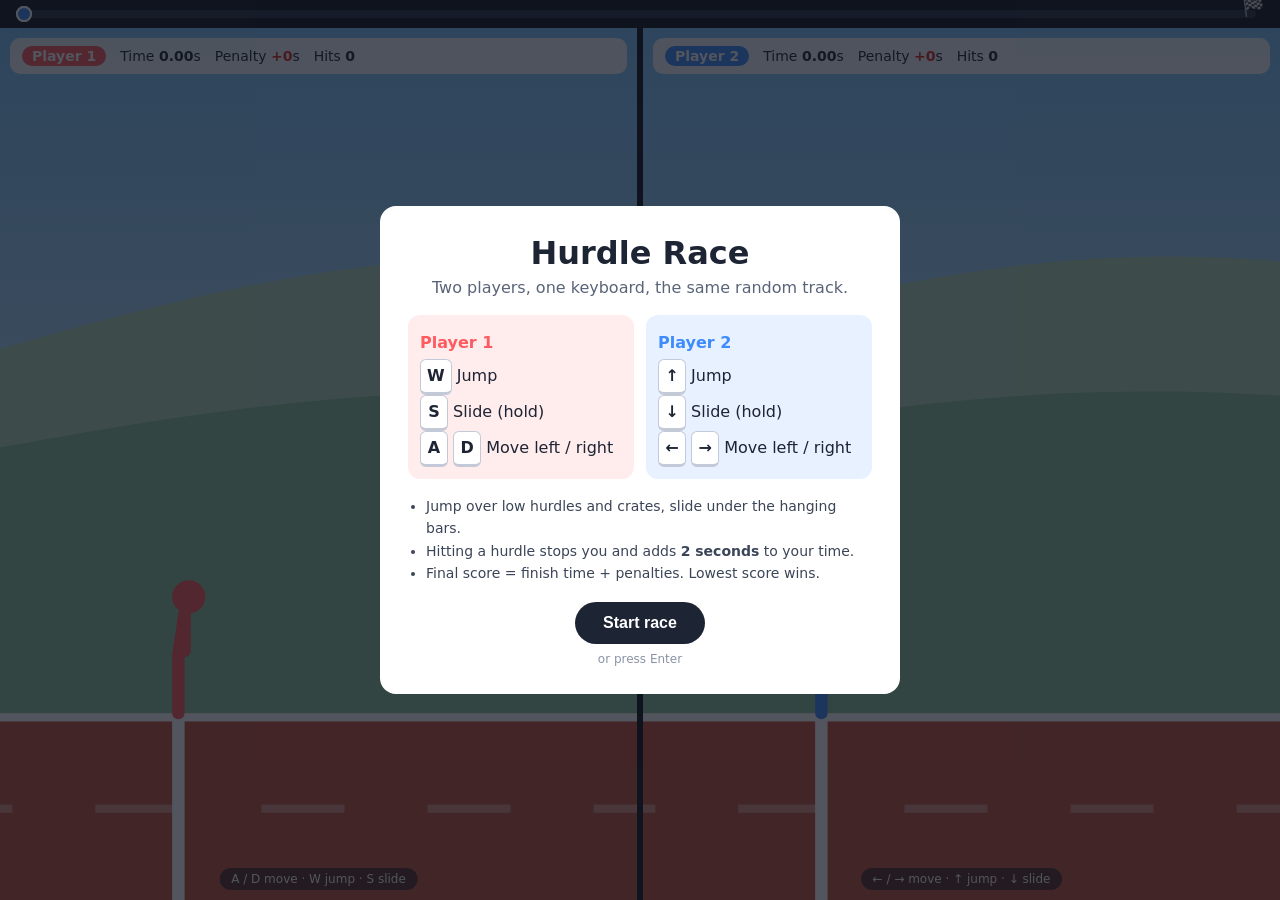
<file: race-with-friends/index.html>
<!DOCTYPE html>
<html lang="en">
<head>
  <meta charset="UTF-8" />
  <meta name="viewport" content="width=device-width, initial-scale=1.0" />
  <title>Hurdle Race</title>
  <link rel="stylesheet" href="style.css" />
</head>
<body>
  <div class="progress">
    <div class="progress-track">
      <div class="progress-dot p1" id="dot1"></div>
      <div class="progress-dot p2" id="dot2"></div>
      <div class="progress-flag">🏁</div>
    </div>
  </div>

  <main class="arena">
    <section class="pane p1">
      <canvas id="canvas1"></canvas>
      <div class="hud">
        <span class="name">Player 1</span>
        <span>Time <b id="time1">0.00</b>s</span>
        <span class="penalty">Penalty <b id="pen1">+0</b>s</span>
        <span>Hits <b id="hits1">0</b></span>
      </div>
      <div class="keys">A / D move · W jump · S slide</div>
      <div class="banner" id="banner1" hidden></div>
    </section>

    <section class="pane p2">
      <canvas id="canvas2"></canvas>
      <div class="hud">
        <span class="name">Player 2</span>
        <span>Time <b id="time2">0.00</b>s</span>
        <span class="penalty">Penalty <b id="pen2">+0</b>s</span>
        <span>Hits <b id="hits2">0</b></span>
      </div>
      <div class="keys">← / → move · ↑ jump · ↓ slide</div>
      <div class="banner" id="banner2" hidden></div>
    </section>
  </main>

  <div class="countdown" id="countdown" hidden></div>

  <div class="overlay" id="menu">
    <div class="card">
      <h1>Hurdle Race</h1>
      <p class="lead">Two players, one keyboard, the same random track.</p>
      <div class="controls">
        <div class="control-col p1">
          <h2>Player 1</h2>
          <p><kbd>W</kbd> Jump</p>
          <p><kbd>S</kbd> Slide (hold)</p>
          <p><kbd>A</kbd> <kbd>D</kbd> Move left / right</p>
        </div>
        <div class="control-col p2">
          <h2>Player 2</h2>
          <p><kbd>↑</kbd> Jump</p>
          <p><kbd>↓</kbd> Slide (hold)</p>
          <p><kbd>←</kbd> <kbd>→</kbd> Move left / right</p>
        </div>
      </div>
      <ul class="rules">
        <li>Jump over low hurdles and crates, slide under the hanging bars.</li>
        <li>Hitting a hurdle stops you and adds <b>2 seconds</b> to your time.</li>
        <li>Final score = finish time + penalties. Lowest score wins.</li>
      </ul>
      <button id="startBtn">Start race</button>
      <p class="hint">or press Enter</p>
    </div>
  </div>

  <div class="overlay" id="results" hidden>
    <div class="card">
      <h1 id="winnerText"></h1>
      <p class="lead" id="winnerSub"></p>
      <table>
        <thead>
          <tr><th></th><th class="p1">Player 1</th><th class="p2">Player 2</th></tr>
        </thead>
        <tbody>
          <tr><td>Finish time</td><td id="rTime1"></td><td id="rTime2"></td></tr>
          <tr><td>Hurdles hit</td><td id="rHits1"></td><td id="rHits2"></td></tr>
          <tr><td>Penalty</td><td id="rPen1"></td><td id="rPen2"></td></tr>
          <tr class="total"><td>Final score</td><td id="rFinal1"></td><td id="rFinal2"></td></tr>
        </tbody>
      </table>
      <button id="againBtn">Race again (new track)</button>
      <p class="hint">or press Enter</p>
    </div>
  </div>

  <script src="game.js"></script>
</body>
</html>
</file>
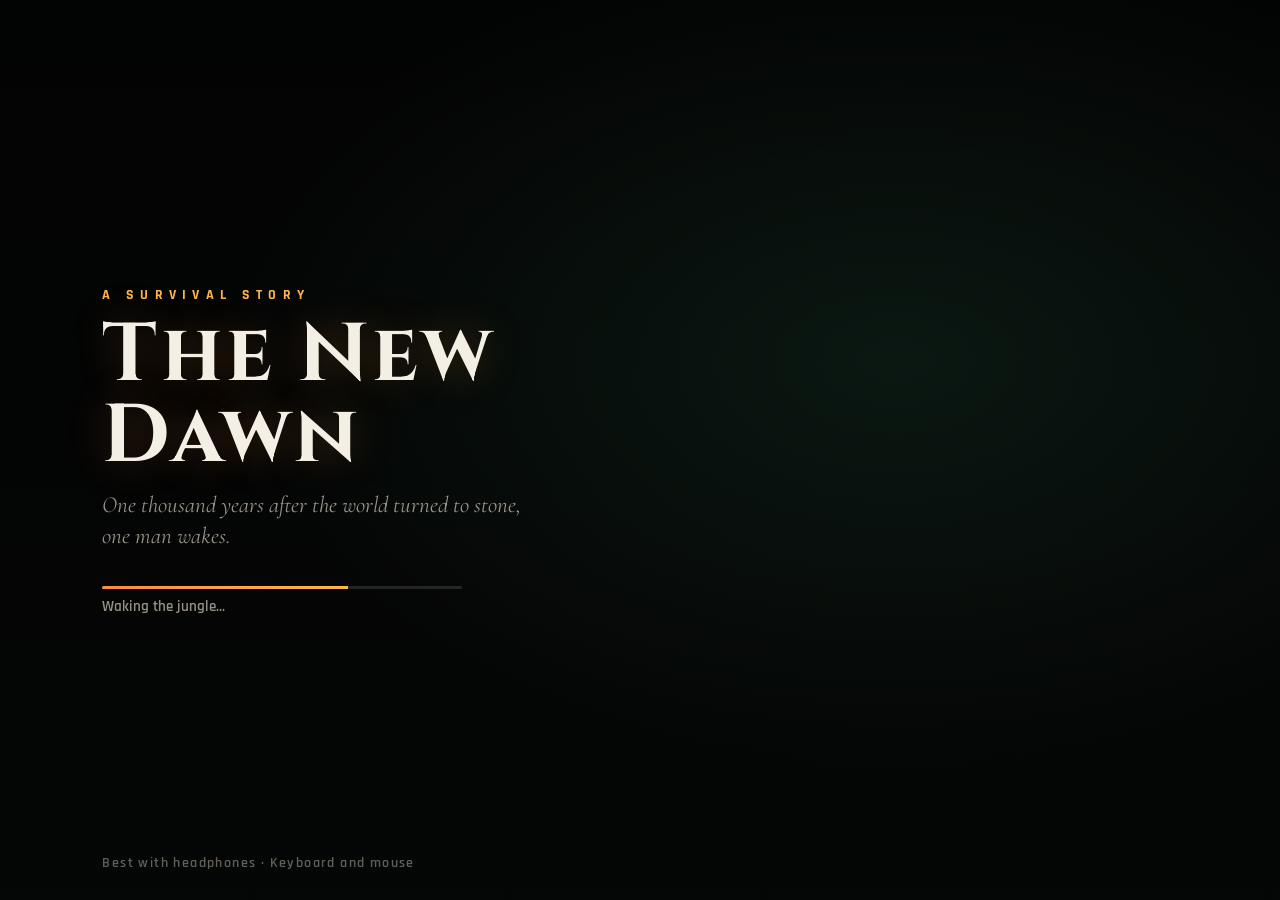
<file: The-New-Dawn/index.html>
<!DOCTYPE html>
<html lang="en">
<head>
  <meta charset="UTF-8" />
  <meta name="viewport" content="width=device-width, initial-scale=1.0" />
  <title>The New Dawn</title>
  <link rel="preconnect" href="https://fonts.googleapis.com" />
  <link rel="stylesheet" href="https://fonts.googleapis.com/css2?family=Caveat:wght@500;700&family=Cinzel:wght@500;700&family=Rajdhani:wght@500;600;700&family=Cormorant+Garamond:ital,wght@0,500;1,500&display=swap" />
  <link rel="stylesheet" href="style.css" />
</head>
<body>
  <canvas id="scene"></canvas>

  <!-- what the hero sees: the edges dark, eyelids, the red of a blow, a fade to black -->
  <div class="fx">
    <div class="vignette" id="vignette"></div>
    <div class="lid top" id="lid-top"></div>
    <div class="lid bottom" id="lid-bottom"></div>
    <div class="night-grade" id="night-grade"></div>
    <div class="hurt" id="hurt"></div>
    <div class="fade" id="fade"></div>
  </div>

  <!-- ===== HUD ===== -->
  <div class="hud" id="hud" hidden>
    <!-- top left: the chapter and what to do now -->
    <section class="card objective" id="objective">
      <small class="chapter">Chapter 1 &middot; <span>The Long Night</span></small>
      <h2 id="objective-title"></h2>
      <ul id="objective-list"></ul>
      <p class="hint" id="objective-hint"></p>
      <p class="obj-book" id="objective-book" hidden><kbd>B</kbd> Read in your field notes: <span id="objective-book-text"></span></p>
      <div class="tracker" id="tracker" hidden><span id="tracker-text"></span><i><b id="tracker-bar"></b></i></div>
    </section>

    <!-- top right: time of day, and what was found -->
    <div class="card compass" id="compass" hidden><span id="compass-strip"></span><i></i></div>
    <div class="card clock" id="clock-card">
      <i class="sun-icon" id="sun-icon"></i>
      <b id="clock">07:30</b>
      <span class="sep"></span>
      <span class="found" title="Petrified people found"><i class="statue-icon"></i><b id="found">0</b><em>/26</em></span>
    </div>

    <!-- bottom left: the map and the body -->
    <div class="survival">
      <div class="minimap-frame">
        <canvas id="minimap" width="200" height="200"></canvas>
        <span class="north">N</span>
      </div>
      <div class="vitals">
        <div class="vital health" title="Health"><i class="v-icon"></i><div><b id="health-bar"></b></div></div>
        <div class="vital stamina" title="Stamina"><i class="v-icon"></i><div><b id="stamina-bar"></b></div></div>
        <div class="vital hunger" title="Hunger"><i class="v-icon"></i><div><b id="hunger-bar"></b></div></div>
        <div class="vital thirst" title="Thirst"><i class="v-icon"></i><div><b id="thirst-bar"></b></div></div>
      </div>
    </div>

    <!-- bottom centre: in hand, and what can be done here -->
    <div class="hotbar" id="hotbar"></div>
    <div class="prompt" id="prompt" hidden><kbd id="prompt-key">E</kbd><span id="prompt-text"></span></div>
    <div class="action-bar" id="action-bar" hidden><span id="action-name"></span><div><i id="action-fill"></i></div></div>
    <div class="drill" id="drill" hidden><span class="drill-keys"><kbd id="drill-a">A</kbd><kbd id="drill-d">D</kbd><kbd id="drill-e">E</kbd></span><span id="drill-note"></span><small>W or S gives up</small></div>

    <!-- bottom right: keys -->
    <div class="keys" id="keys">
      <span><kbd>E</kbd> use</span><span><kbd>Q</kbd> eat</span><span><kbd>Tab</kbd> kit &amp; craft</span><span class="book-key"><kbd>B</kbd> field notes<em id="book-new" hidden>0</em></span><span><kbd>M</kbd> map</span><span><kbd>Esc</kbd> pause</span>
    </div>

    <div class="crosshair" id="crosshair" hidden><i></i><b id="draw-ring"></b></div>
    <div class="toasts" id="toasts"></div>
    <div class="saved" id="saved" hidden><i></i>Checkpoint saved</div>
    <div class="resume-hint" id="resume-hint" hidden>Click to look around</div>
    <div class="waypoint" id="waypoint" hidden><i class="wp-mark"></i><span class="wp-text"><b id="wp-label"></b><em id="wp-dist"></em></span></div>
    <div class="zone-banner" id="zone-banner" hidden><small id="zone-tag"></small><b id="zone-name"></b></div>
    <div class="tutorial" id="tutorial" hidden></div>
  </div>

  <!-- the hero's thoughts, and lines in the story -->
  <div class="subtitle" id="subtitle" hidden></div>
  <div class="letterbox" id="letterbox" hidden><span class="skip" id="skip-hint">Hold <kbd>Space</kbd> to skip</span><i class="skip-fill" id="skip-fill"></i></div>
  <div class="caption" id="caption" hidden></div>
  <div class="prologue" id="prologue" hidden></div>
  <div class="dawn-title" id="dawn-title" hidden><small>Chapter 1 &middot; The Long Night</small><b>The New Dawn</b></div>

  <!-- ===== Title ===== -->
  <div class="title-screen" id="title">
    <div class="title-art"></div>
    <div class="title-block">
      <small class="eyebrow">A survival story</small>
      <h1>The New Dawn</h1>
      <p class="tagline">One thousand years after the world turned to stone, one man wakes.</p>
      <div class="loading" id="loading">
        <div class="load-bar"><i id="load-fill"></i></div>
        <span id="load-text">Preparing the world&hellip;</span>
      </div>
      <nav class="menu" id="menu" hidden>
        <button id="btn-continue" hidden>Continue <small id="continue-detail"></small></button>
        <button id="btn-new">New game <small>Chapter 1: The Long Night</small></button>
        <button id="btn-settings">Settings</button>
        <button id="btn-credits">Credits</button>
      </nav>
      <p class="menu-note" id="menu-note" hidden></p>
      <div class="menu-confirm" id="new-confirm" hidden>
        <p>Start a new game? Your saved game (<b id="new-confirm-save"></b>) will be replaced.</p>
        <nav class="menu small"><button id="btn-new-no" class="primary">Keep my save</button><button id="btn-new-yes">Start over</button></nav>
      </div>
    </div>
    <p class="title-foot">Best with headphones &middot; Keyboard and mouse</p>
  </div>

  <!-- ===== Kit and crafting ===== -->
  <div class="panel-wrap" id="kit" hidden>
    <div class="panel kit-panel">
      <header><h2>Kit</h2><span><kbd>Tab</kbd> or <kbd>Esc</kbd> closes</span></header>
      <div class="kit-columns">
        <section>
          <h3>Carrying</h3>
          <div class="items" id="kit-items"></div>
          <p class="kit-note" id="kit-note">Click food to eat it.</p>
          <div class="where-list" id="kit-where" hidden></div>
        </section>
        <section>
          <h3 id="kit-make-title">Make</h3>
          <div class="kit-tabs" id="kit-tabs" hidden></div>
          <div class="recipes" id="kit-recipes"></div>
          <div class="recipes" id="kit-build" hidden></div>
          <div class="recipes" id="kit-fire" hidden></div>
        </section>
      </div>
    </div>
  </div>

  <!-- ===== Field notes ===== -->
  <div class="panel-wrap book" id="book" hidden>
    <div class="book-frame">
      <nav class="book-contents" id="book-contents"></nav>
      <div class="book-spread" id="book-spread">
        <section class="leaf left" id="book-left"></section>
        <section class="leaf right" id="book-right"></section>
      </div>
      <footer class="book-foot">
        <button id="book-prev" aria-label="Previous page">&larr;</button>
        <span id="book-pageno"></span>
        <button id="book-next" aria-label="Next page">&rarr;</button>
        <span class="book-keys"><kbd>&larr;</kbd><kbd>&rarr;</kbd> turn &middot; <kbd>B</kbd> or <kbd>Esc</kbd> closes</span>
      </footer>
    </div>
  </div>

  <!-- ===== Map ===== -->
  <div class="panel-wrap" id="map-screen" hidden>
    <div class="panel map-panel">
      <header><h2>The Valley</h2><span><kbd>M</kbd> or <kbd>Esc</kbd> closes</span></header>
      <canvas id="bigmap" width="720" height="720"></canvas>
      <p class="map-note">Only what you have seen is drawn. The marker shows where you are headed.</p>
    </div>
  </div>

  <!-- ===== Pause and settings ===== -->
  <div class="panel-wrap" id="pause" hidden>
    <div class="panel pause-panel">
      <header><h2 id="pause-title">Paused</h2><span><kbd>Esc</kbd> resumes</span></header>
      <div class="pause-columns">
        <nav class="menu small" id="pause-menu">
          <button id="btn-resume">Resume</button>
          <button id="btn-checkpoint">Back to last checkpoint</button>
          <button id="btn-title">Quit to title</button>
        </nav>
        <div class="settings" id="settings">
          <h3>Settings</h3>
          <label>Graphics
            <select data-setting="quality"><option value="high">High</option><option value="medium">Medium</option><option value="low">Low</option></select>
          </label>
          <label>Frame rate
            <select data-setting="fps"><option value="60">60 (smooth)</option><option value="30">30 (battery saver)</option><option value="0">No limit</option></select>
          </label>
          <label>Keep the computer cool <input type="checkbox" data-setting="adaptive" /><output></output></label>
          <p class="setting-note">Keeping cool eases the resolution down a little only when the graphics card is working hard, and back up when it is not. Add <i>?perf</i> to the address to see the frame rate.</p>
          <label>Mouse sensitivity <input type="range" min="0.3" max="2.5" step="0.05" data-setting="sensitivity" /><output></output></label>
          <label>Invert mouse <input type="checkbox" data-setting="invertY" /></label>
          <label>Show the way to the next goal <input type="checkbox" data-setting="waypoint" /></label>
          <label>Field of view <input type="range" min="50" max="80" step="1" data-setting="fov" /><output></output></label>
          <label>Sound <input type="range" min="0" max="1" step="0.05" data-setting="volume" /><output></output></label>
          <label>Music <input type="range" min="0" max="1" step="0.05" data-setting="music" /><output></output></label>
          <h3>Controls</h3>
          <div class="controls">
            <p><kbd>W</kbd><kbd>A</kbd><kbd>S</kbd><kbd>D</kbd> walk &middot; <kbd>Shift</kbd> run &middot; <kbd>Space</kbd> jump</p>
            <p>Mouse to look &middot; <kbd>E</kbd> pick up, use, examine, drink, build</p>
            <p><kbd>Q</kbd> eat &middot; <kbd>Tab</kbd> kit and crafting &middot; <kbd>B</kbd> field notes &middot; <kbd>M</kbd> map</p>
            <p><kbd>1</kbd> hands &middot; <kbd>2</kbd> flint blade &middot; <kbd>3</kbd> bow</p>
            <p>Bow: hold the right button to aim, hold the left to draw, let go to loose</p>
          </div>
        </div>
      </div>
    </div>
  </div>

  <!-- ===== Credits ===== -->
  <div class="panel-wrap" id="credits" hidden>
    <div class="panel credits-panel">
      <header><h2>Credits</h2><span><kbd>Esc</kbd> closes</span></header>
      <p>3D models from Sketchfab, all CC BY 4.0: <i>Running Tiger</i> by Amil (francescolima74) &middot; <i>Bear</i> by Nyilonelycompany &middot; <i>Stone Pack</i> by ashkan.fancy &middot; <i>Realistic Beech Fern Plant</i> by 3D Environment Artist Shop &middot; <i>Some Foliage</i> by soidev &middot; <i>Banana Plant</i> and <i>Coconut Palm</i> by evolveduk &middot; <i>Jungle Tree</i> by kobaltsecond &middot; <i>Tropical Plant</i> by alint &middot; <i>Mango</i> and <i>Banana</i> by Meerschaum Digital &middot; <i>Firewood_HP</i> by ta.holovan.</p>
      <p>The wolf: <i>Wolf</i> by Quaternius (CC0, public domain), via poly.pizza.</p>
      <p>People: the Microsoft Rocketbox avatar library (MIT). The hero: the Ready Player Me sample avatar from the three.js examples, moving with Mixamo motion capture.</p>
      <p>Surfaces: photo textures from Poly Haven (CC0): <i>forrest_ground_01, forest_leaves_02, dirt_floor, rock_face_03, rock_wall_02, river_small_rocks, brown_mud_02, rock_surface, mossy_rock, bark_brown_02</i>.</p>
      <p>Revonite does not exist. Bat guano, nitre and the cave minerals it forms (brushite, taranakite) do.</p>
    </div>
  </div>

  <!-- ===== Endings ===== -->
  <div class="death" id="death" hidden>
    <b>You did not survive</b>
    <span id="death-cause"></span>
    <button id="btn-retry">Return to the last checkpoint <kbd>Enter</kbd></button>
  </div>
  <div class="complete" id="complete" hidden>
    <small id="complete-small">Chapter 1 complete</small>
    <h1 id="complete-title">The Long Night</h1>
    <p class="complete-line" id="complete-line">He survived his first night in a world of stone. The sun rises on a new dawn.</p>
    <dl class="stats" id="stats"></dl>
    <p class="next" id="complete-next">Next: Chapter 2 &middot; <i>The Second Waking</i></p>
    <p class="complete-saved" id="complete-saved" hidden>Your game is saved. When Chapter 3 arrives, <b>Continue</b> on the title screen picks up from here.</p>
    <nav class="menu small"><button id="btn-ch2" class="primary">Continue to Chapter 2</button><button id="btn-again">Back to title</button></nav>
  </div>

  <script>
    // Loads the game's scripts one after another (they are large, with the models and photos
    // inside them), showing how far it has got. Run straight from disk: no server needed.
    (function () {
      var scripts = [
        ['lib/three.min.js', 'Starting the engine'],
        ['lib/GLTFLoader.js', 'Starting the engine'],
        ['lib/SkeletonUtils.js', 'Starting the engine'],
        ['assets/dawn-textures.js', 'Unpacking stone, earth and bark'],
        ['assets/dawn-models.js', 'Unpacking the jungle'],
        ['assets/wolf-model.js', 'Unpacking the jungle'],
        ['assets/hero-model.js', 'Unpacking the survivor'],
        ['assets/hero-animations.js', 'Unpacking the survivor'],
        ['assets/npc-models.js', 'Unpacking the people of stone'],
        ['js/util.js'], ['js/shaders.js'], ['js/engine.js'], ['js/audio.js'], ['js/terrain.js'], ['js/cave.js'],
        ['js/models.js'], ['js/flora.js'], ['js/statues.js'], ['js/hero.js'], ['js/items.js'], ['js/combat.js'],
        ['js/shelter.js'], ['js/camp.js'], ['js/lab.js'], ['js/guide.js'], ['js/people.js'], ['js/east.js'], ['js/chapter2.js'], ['js/chapter3.js'], ['js/ui.js'], ['js/book.js'], ['js/story.js'], ['js/main.js'],
      ];
      var fill = document.getElementById('load-fill');
      var text = document.getElementById('load-text');
      var i = 0;
      function next() {
        if (i >= scripts.length) return;
        var entry = scripts[i];
        if (entry[1]) text.textContent = entry[1] + '…';
        fill.style.width = (i / scripts.length) * 45 + '%';
        var tag = document.createElement('script');
        tag.src = entry[0];
        tag.onload = function () { i++; next(); };
        tag.onerror = function () {
          text.textContent = 'Could not load ' + entry[0];
          console.error('Could not load ' + entry[0]);
        };
        document.body.appendChild(tag);
      }
      next();
    })();
  </script>
</body>
</html>
</file>
<file: race-with-friends/style.css>
* {
  box-sizing: border-box;
  margin: 0;
  padding: 0;
}

:root {
  --p1: #ff5a5f;
  --p2: #3d8bfd;
  --ink: #1d2433;
  --card: #ffffff;
}

html,
body {
  height: 100%;
  overflow: hidden;
  font-family: system-ui, -apple-system, "Segoe UI", Roboto, sans-serif;
  color: var(--ink);
  background: #10141f;
}

body {
  display: flex;
  flex-direction: column;
}

/* ---------- Progress bar ---------- */

.progress {
  padding: 10px 24px;
  background: #10141f;
}

.progress-track {
  position: relative;
  height: 8px;
  border-radius: 4px;
  background: #2a3145;
}

.progress-dot {
  position: absolute;
  top: 50%;
  left: 0;
  width: 16px;
  height: 16px;
  border-radius: 50%;
  border: 2px solid #fff;
  transform: translate(-50%, -50%);
}

.progress-dot.p1 {
  background: var(--p1);
}

.progress-dot.p2 {
  background: var(--p2);
}

.progress-flag {
  position: absolute;
  right: -8px;
  top: -14px;
  font-size: 18px;
}

/* ---------- Split screen ---------- */

.arena {
  flex: 1;
  display: flex;
  min-height: 0;
}

.pane {
  position: relative;
  flex: 1;
  min-width: 0;
  overflow: hidden;
}

.pane.p1 {
  border-right: 3px solid #10141f;
}

.pane.p2 {
  border-left: 3px solid #10141f;
}

.pane canvas {
  display: block;
  width: 100%;
  height: 100%;
}

.hud {
  position: absolute;
  top: 10px;
  left: 10px;
  right: 10px;
  display: flex;
  flex-wrap: wrap;
  gap: 6px 14px;
  align-items: center;
  padding: 8px 12px;
  border-radius: 10px;
  background: rgba(255, 255, 255, 0.88);
  font-size: 14px;
  font-variant-numeric: tabular-nums;
}

.hud .name {
  font-weight: 700;
  color: #fff;
  padding: 2px 10px;
  border-radius: 999px;
}

.p1 .hud .name {
  background: var(--p1);
}

.p2 .hud .name {
  background: var(--p2);
}

.hud .penalty b {
  color: #d92d20;
}

.keys {
  position: absolute;
  bottom: 10px;
  left: 50%;
  transform: translateX(-50%);
  padding: 4px 12px;
  border-radius: 999px;
  background: rgba(16, 20, 31, 0.6);
  color: #fff;
  font-size: 12px;
  white-space: nowrap;
}

.banner {
  position: absolute;
  top: 38%;
  left: 50%;
  transform: translate(-50%, -50%);
  padding: 12px 22px;
  border-radius: 12px;
  background: rgba(16, 20, 31, 0.8);
  color: #fff;
  font-size: 20px;
  font-weight: 700;
  text-align: center;
}

[hidden] {
  display: none !important;
}

/* ---------- Countdown ---------- */

.countdown {
  position: fixed;
  inset: 0;
  display: flex;
  align-items: center;
  justify-content: center;
  font-size: 140px;
  font-weight: 800;
  color: #fff;
  text-shadow: 0 6px 24px rgba(0, 0, 0, 0.5);
  pointer-events: none;
}

/* ---------- Overlays ---------- */

.overlay {
  position: fixed;
  inset: 0;
  display: flex;
  align-items: center;
  justify-content: center;
  padding: 16px;
  background: rgba(16, 20, 31, 0.72);
}

.card {
  width: 100%;
  max-width: 520px;
  padding: 28px;
  border-radius: 16px;
  background: var(--card);
  text-align: center;
}

.card h1 {
  font-size: 32px;
  margin-bottom: 6px;
}

.lead {
  color: #5a6478;
  margin-bottom: 18px;
}

.controls {
  display: flex;
  gap: 12px;
  margin-bottom: 16px;
}

.control-col {
  flex: 1;
  padding: 12px;
  border-radius: 12px;
  text-align: left;
  line-height: 2;
}

.control-col.p1 {
  background: #ffecec;
}

.control-col.p2 {
  background: #e8f1ff;
}

.control-col h2 {
  font-size: 16px;
}

.control-col.p1 h2 {
  color: var(--p1);
}

.control-col.p2 h2 {
  color: var(--p2);
}

kbd {
  display: inline-block;
  min-width: 28px;
  padding: 0 6px;
  border: 1px solid #c3c9d6;
  border-bottom-width: 3px;
  border-radius: 6px;
  background: #fff;
  font-family: inherit;
  font-weight: 700;
  text-align: center;
}

.rules {
  margin: 0 0 18px 18px;
  text-align: left;
  font-size: 14px;
  line-height: 1.6;
  color: #3b4558;
}

table {
  width: 100%;
  margin-bottom: 18px;
  border-collapse: collapse;
  font-variant-numeric: tabular-nums;
}

th,
td {
  padding: 8px;
  border-bottom: 1px solid #e6e9f0;
}

td:first-child {
  text-align: left;
  color: #5a6478;
}

th.p1 {
  color: var(--p1);
}

th.p2 {
  color: var(--p2);
}

tr.total td {
  font-size: 18px;
  font-weight: 800;
  border-bottom: none;
}

button {
  padding: 12px 28px;
  border: none;
  border-radius: 999px;
  background: var(--ink);
  color: #fff;
  font-size: 16px;
  font-weight: 700;
  cursor: pointer;
}

button:hover {
  background: #33405c;
}

.hint {
  margin-top: 8px;
  font-size: 12px;
  color: #8a93a6;
}
</file>
<file: The-New-Dawn/style.css>
* {
  box-sizing: border-box;
  margin: 0;
  padding: 0;
}

/* Dusk-glass: dark translucent panels with a hairline edge (as in Car Drive), warm white
   type, dawn amber for what matters now, and the green of Revonite for the strange. The HUD
   keeps to the corners so the world has the screen. */
:root {
  --glass: rgba(12, 13, 11, 0.62);
  --glass-deep: rgba(10, 11, 9, 0.86);
  --edge: rgba(255, 244, 220, 0.14);
  --text: #f4efe4;
  --muted: rgba(240, 232, 214, 0.62);
  --amber: #ffb547;
  --dawn: #ff8a3d;
  --revonite: #63ffb4;
  --health: #e5484d;
  --stamina: #f2d16b;
  --hunger: #e8964a;
  --thirst: #4fb3ff;
  --hud-font: "Rajdhani", "Barlow Condensed", "Arial Narrow", system-ui, sans-serif;
  --title-font: "Cinzel", "Trajan Pro", Georgia, serif;
  --story-font: "Cormorant Garamond", Georgia, serif;
}

html,
body {
  height: 100%;
  overflow: hidden;
  background: #050506;
  font-family: var(--hud-font);
  color: var(--text);
  user-select: none;
}

#scene {
  display: block;
  width: 100%;
  height: 100%;
}

[hidden] {
  display: none !important;
}

kbd {
  display: inline-block;
  min-width: 20px;
  padding: 0 5px;
  border: 1px solid rgba(255, 244, 220, 0.45);
  border-bottom-width: 2px;
  border-radius: 5px;
  font-family: var(--hud-font);
  font-size: 0.92em;
  font-weight: 700;
  line-height: 1.45;
  text-align: center;
  color: var(--text);
}

button {
  font: inherit;
  color: inherit;
}

/* ---------- What the hero sees ---------- */

.fx > div {
  position: fixed;
  inset: 0;
  pointer-events: none;
}

.vignette {
  background: radial-gradient(ellipse at center, transparent 45%, rgba(0, 0, 0, 0.55) 100%);
  opacity: 0.55;
  transition: opacity 0.6s;
}

.lid {
  background: #000;
  height: 50%;
  transition: none;
}

.lid.top {
  bottom: auto !important;
  transform: translateY(-100%);
  border-radius: 0 0 50% 50% / 0 0 18% 18%;
}

.lid.bottom {
  top: auto !important;
  transform: translateY(100%);
  border-radius: 50% 50% 0 0 / 18% 18% 0 0;
}

.night-grade {
  background: #22346a;
  mix-blend-mode: multiply;
  opacity: 0;
}

.hurt {
  background: radial-gradient(ellipse at center, transparent 35%, rgba(150, 0, 0, 0.75) 100%);
  opacity: 0;
}

.fade {
  background: #000;
  opacity: 1;
}

/* ---------- HUD ---------- */

.card {
  position: fixed;
  border: 1px solid var(--edge);
  border-radius: 12px;
  background: var(--glass);
  box-shadow: 0 6px 22px rgba(0, 0, 0, 0.3);
  font-variant-numeric: tabular-nums;
}

.hud {
  transition: opacity 0.6s;
}

.hud.faded {
  opacity: 0;
}

/* top left: the objective */
.objective {
  top: 16px;
  left: 16px;
  width: 330px;
  padding: 12px 16px 13px;
}

.objective .tracker {
  display: grid;
  gap: 5px;
  margin-top: 10px;
  padding-top: 9px;
  border-top: 1px solid var(--edge);
  font-size: 13px;
  font-weight: 600;
  color: var(--muted);
}

.objective .tracker span b {
  color: #8fe0b4;
}

.objective .tracker i {
  display: block;
  height: 4px;
  border-radius: 2px;
  background: rgba(255, 244, 220, 0.12);
  overflow: hidden;
}

.objective .tracker i b {
  display: block;
  height: 100%;
  width: 0;
  background: #63d39a;
  transition: width 0.4s;
}

.objective .chapter {
  display: block;
  font-size: 11px;
  font-weight: 700;
  letter-spacing: 0.18em;
  text-transform: uppercase;
  color: var(--amber);
}

.objective .chapter span {
  color: var(--muted);
}

.objective h2 {
  margin: 5px 0 6px;
  font-family: var(--title-font);
  font-size: 17px;
  font-weight: 700;
  line-height: 1.25;
  letter-spacing: 0.02em;
}

.objective.flash h2 {
  animation: flash 1.2s ease-out;
}

@keyframes flash {
  0% { color: var(--amber); text-shadow: 0 0 18px rgba(255, 181, 71, 0.8); }
  100% { color: var(--text); text-shadow: none; }
}

.objective ul {
  list-style: none;
  display: grid;
  gap: 3px;
}

.objective li {
  display: flex;
  align-items: center;
  gap: 8px;
  font-size: 15px;
  font-weight: 600;
  color: var(--text);
}

.objective li::before {
  content: "";
  flex: none;
  width: 11px;
  height: 11px;
  border: 1.5px solid rgba(255, 244, 220, 0.55);
  border-radius: 3px;
}

.objective li.done {
  color: var(--muted);
  text-decoration: line-through;
  text-decoration-color: rgba(255, 244, 220, 0.35);
}

.objective li.done::before {
  border-color: var(--amber);
  background: var(--amber);
  box-shadow: inset 0 0 0 2px rgba(20, 16, 8, 0.9);
}

.objective li em {
  margin-left: auto;
  font-style: normal;
  font-weight: 700;
  color: var(--amber);
}

.objective li.done em {
  color: var(--muted);
}

.objective .hint {
  margin-top: 8px;
  padding-top: 7px;
  border-top: 1px solid var(--edge);
  font-size: 13.5px;
  font-weight: 500;
  line-height: 1.3;
  color: var(--muted);
}

.objective .hint:empty {
  display: none;
}

/* top right: the clock */
.compass {
  top: 16px;
  left: 50%;
  width: 260px;
  height: 34px;
  margin-left: -130px;
  overflow: hidden;
  padding: 0;
}

.compass span {
  position: absolute;
  inset: 0;
}

.compass b {
  position: absolute;
  top: 7px;
  width: 30px;
  margin-left: -15px;
  text-align: center;
  font-size: 15px;
  font-weight: 700;
  color: var(--muted);
}

.compass b.n {
  color: var(--amber);
}

.compass i {
  position: absolute;
  left: 50%;
  bottom: 2px;
  width: 2px;
  height: 7px;
  margin-left: -1px;
  background: #fff;
}

.clock {
  top: 16px;
  right: 16px;
  display: flex;
  align-items: center;
  gap: 8px;
  padding: 7px 14px;
  font-size: 19px;
}

.clock b {
  font-weight: 700;
}

.clock .sep {
  width: 1px;
  height: 20px;
  background: var(--edge);
}

.sun-icon {
  width: 18px;
  height: 18px;
  border-radius: 50%;
  background: radial-gradient(circle, #ffe08a 45%, rgba(255, 181, 71, 0.4) 50%, transparent 72%);
}

.sun-icon.moon {
  background: radial-gradient(circle at 38% 40%, #dfe8ff 42%, transparent 44%), radial-gradient(circle, #9fb3e8 50%, transparent 52%);
}

.found {
  display: flex;
  align-items: baseline;
  gap: 4px;
}

.found em {
  font-size: 13px;
  font-style: normal;
  color: var(--muted);
}

.statue-icon {
  align-self: center;
  width: 10px;
  height: 17px;
  border-radius: 5px 5px 2px 2px;
  background: linear-gradient(#bdbab2, #8d8a83);
  -webkit-mask: radial-gradient(circle at 50% 22%, #000 26%, transparent 28%), linear-gradient(#000, #000) 50% 100% / 100% 64% no-repeat;
  mask: radial-gradient(circle at 50% 22%, #000 26%, transparent 28%), linear-gradient(#000, #000) 50% 100% / 100% 64% no-repeat;
}

/* bottom left: minimap and vitals */
.survival {
  position: fixed;
  left: 16px;
  bottom: 16px;
  display: flex;
  align-items: flex-end;
  gap: 12px;
}

.minimap-frame {
  position: relative;
  width: 168px;
  height: 168px;
  border: 1px solid var(--edge);
  border-radius: 50%;
  overflow: hidden;
  background: #0d0f0b;
  box-shadow: 0 6px 22px rgba(0, 0, 0, 0.35);
}

.minimap-frame canvas {
  width: 100%;
  height: 100%;
}

.north {
  position: absolute;
  top: 3px;
  left: 50%;
  transform: translateX(-50%);
  font-size: 12px;
  font-weight: 700;
  color: var(--amber);
}

.vitals {
  display: grid;
  gap: 7px;
  width: 190px;
  padding: 10px 12px;
  border: 1px solid var(--edge);
  border-radius: 12px;
  background: var(--glass);
}

.vital {
  display: flex;
  align-items: center;
  gap: 8px;
}

.vital > div {
  flex: 1;
  height: 8px;
  border-radius: 4px;
  background: rgba(255, 255, 255, 0.1);
  overflow: hidden;
}

.vital b {
  display: block;
  height: 100%;
  width: 100%;
  border-radius: 4px;
  transition: width 0.25s;
}

.vital.low b {
  animation: pulse 0.9s infinite alternate;
}

@keyframes pulse {
  from { opacity: 1; }
  to { opacity: 0.35; }
}

.v-icon {
  flex: none;
  width: 14px;
  height: 14px;
}

.health b { background: var(--health); }
.stamina b { background: var(--stamina); }
.hunger b { background: var(--hunger); }
.thirst b { background: var(--thirst); }

.health .v-icon {
  background: var(--health);
  -webkit-mask: url("data:image/svg+xml,%3Csvg xmlns='http://www.w3.org/2000/svg' viewBox='0 0 24 24'%3E%3Cpath d='M12 21s-8-5.2-8-11a4.5 4.5 0 0 1 8-2.8A4.5 4.5 0 0 1 20 10c0 5.8-8 11-8 11Z'/%3E%3C/svg%3E") center / contain no-repeat;
  mask: url("data:image/svg+xml,%3Csvg xmlns='http://www.w3.org/2000/svg' viewBox='0 0 24 24'%3E%3Cpath d='M12 21s-8-5.2-8-11a4.5 4.5 0 0 1 8-2.8A4.5 4.5 0 0 1 20 10c0 5.8-8 11-8 11Z'/%3E%3C/svg%3E") center / contain no-repeat;
}

.stamina .v-icon {
  background: var(--stamina);
  -webkit-mask: url("data:image/svg+xml,%3Csvg xmlns='http://www.w3.org/2000/svg' viewBox='0 0 24 24'%3E%3Cpath d='M13 2 4 14h7l-1 8 9-12h-7Z'/%3E%3C/svg%3E") center / contain no-repeat;
  mask: url("data:image/svg+xml,%3Csvg xmlns='http://www.w3.org/2000/svg' viewBox='0 0 24 24'%3E%3Cpath d='M13 2 4 14h7l-1 8 9-12h-7Z'/%3E%3C/svg%3E") center / contain no-repeat;
}

.hunger .v-icon {
  background: var(--hunger);
  -webkit-mask: url("data:image/svg+xml,%3Csvg xmlns='http://www.w3.org/2000/svg' viewBox='0 0 24 24'%3E%3Cpath d='M12 7c-2-3-7-2.5-7 3 0 5 3.5 11 7 11s7-6 7-11c0-5.5-5-6-7-3Zm0 0c0-2 1-4 3-5'/%3E%3C/svg%3E") center / contain no-repeat;
  mask: url("data:image/svg+xml,%3Csvg xmlns='http://www.w3.org/2000/svg' viewBox='0 0 24 24'%3E%3Cpath d='M12 7c-2-3-7-2.5-7 3 0 5 3.5 11 7 11s7-6 7-11c0-5.5-5-6-7-3Zm0 0c0-2 1-4 3-5'/%3E%3C/svg%3E") center / contain no-repeat;
}

.thirst .v-icon {
  background: var(--thirst);
  -webkit-mask: url("data:image/svg+xml,%3Csvg xmlns='http://www.w3.org/2000/svg' viewBox='0 0 24 24'%3E%3Cpath d='M12 2s7 8 7 13a7 7 0 0 1-14 0c0-5 7-13 7-13Z'/%3E%3C/svg%3E") center / contain no-repeat;
  mask: url("data:image/svg+xml,%3Csvg xmlns='http://www.w3.org/2000/svg' viewBox='0 0 24 24'%3E%3Cpath d='M12 2s7 8 7 13a7 7 0 0 1-14 0c0-5 7-13 7-13Z'/%3E%3C/svg%3E") center / contain no-repeat;
}

/* bottom centre: hotbar, prompt, action */
.hotbar {
  position: fixed;
  left: 50%;
  bottom: 16px;
  transform: translateX(-50%);
  display: flex;
  gap: 6px;
}

.slot {
  position: relative;
  display: grid;
  place-items: center;
  width: 58px;
  height: 58px;
  border: 1px solid var(--edge);
  border-radius: 10px;
  background: var(--glass);
  font-size: 11px;
  font-weight: 700;
  letter-spacing: 0.05em;
  text-transform: uppercase;
  color: var(--muted);
}

.slot.on {
  border-color: var(--amber);
  color: var(--text);
  box-shadow: 0 0 0 1px var(--amber), 0 0 18px rgba(255, 181, 71, 0.25);
}

.slot.locked {
  opacity: 0.35;
}

.slot small {
  position: absolute;
  top: 3px;
  left: 6px;
  font-size: 11px;
  color: var(--muted);
}

.slot em {
  position: absolute;
  right: 5px;
  bottom: 2px;
  font-size: 13px;
  font-style: normal;
  color: var(--amber);
}

.slot svg {
  width: 30px;
  height: 30px;
  fill: none;
  stroke: currentColor;
  stroke-width: 1.6;
  stroke-linecap: round;
  stroke-linejoin: round;
}

.prompt {
  position: fixed;
  left: 50%;
  bottom: 96px;
  transform: translateX(-50%);
  display: flex;
  align-items: center;
  gap: 9px;
  padding: 7px 14px 7px 8px;
  border: 1px solid var(--edge);
  border-radius: 999px;
  background: var(--glass-deep);
  font-size: 17px;
  font-weight: 600;
  white-space: nowrap;
}

.prompt kbd {
  min-width: 26px;
  border-color: var(--amber);
  color: var(--amber);
}

.prompt.cannot {
  color: var(--muted);
}

.prompt.cannot kbd {
  border-color: rgba(255, 244, 220, 0.3);
  color: var(--muted);
}

.action-bar {
  position: fixed;
  left: 50%;
  bottom: 142px;
  transform: translateX(-50%);
  width: 240px;
  text-align: center;
  font-size: 14px;
  font-weight: 700;
  letter-spacing: 0.06em;
  text-transform: uppercase;
  text-shadow: 0 1px 4px rgba(0, 0, 0, 0.8);
}

/* the bow drill: which key next, and how it is going */
.drill {
  position: fixed;
  left: 50%;
  bottom: 196px;
  transform: translateX(-50%);
  display: flex;
  flex-direction: column;
  align-items: center;
  gap: 6px;
  padding: 10px 16px;
  border: 1px solid var(--edge);
  border-radius: 12px;
  background: var(--glass);
  text-align: center;
  pointer-events: none;
}

.drill-keys {
  display: flex;
  gap: 10px;
}

.drill kbd {
  min-width: 38px;
  padding: 6px 10px;
  border: 1px solid var(--edge);
  border-radius: 8px;
  font-size: 18px;
  font-weight: 700;
  color: var(--muted);
  transition: transform 0.08s, border-color 0.08s, color 0.08s;
}

.drill kbd.next {
  border-color: var(--amber);
  color: var(--amber);
  transform: scale(1.18);
  box-shadow: 0 0 14px rgba(255, 181, 71, 0.45);
}

.drill span {
  font-size: 15px;
  font-weight: 600;
}

.drill small {
  font-size: 12px;
  color: var(--muted);
}

/* the kit's fire tab */
.fire-acts {
  display: flex;
  flex-wrap: wrap;
  gap: 8px;
}

.fire-acts button {
  padding: 6px 12px;
  border: 1px solid var(--amber);
  border-radius: 8px;
  background: rgba(255, 181, 71, 0.12);
  font-size: 14px;
  font-weight: 700;
  cursor: pointer;
}

.fire-acts button:disabled {
  border-color: var(--edge);
  background: none;
  color: var(--muted);
  cursor: default;
}

.recipe .cooking {
  grid-column: 1;
  font-size: 13.5px;
  color: var(--amber);
}

.action-bar div {
  height: 5px;
  margin-top: 5px;
  border-radius: 3px;
  background: rgba(255, 255, 255, 0.18);
  overflow: hidden;
}

.action-bar i {
  display: block;
  height: 100%;
  width: 0;
  background: var(--amber);
}

/* bottom right: the keys */
.keys {
  position: fixed;
  right: 16px;
  bottom: 16px;
  display: grid;
  justify-items: end;
  gap: 5px;
  font-size: 14px;
  font-weight: 600;
  color: var(--muted);
  text-shadow: 0 1px 3px rgba(0, 0, 0, 0.7);
}

/* the aim */
.crosshair {
  position: fixed;
  left: 50%;
  top: 50%;
  width: 0;
  height: 0;
}

.crosshair i {
  position: absolute;
  left: -2px;
  top: -2px;
  width: 4px;
  height: 4px;
  border-radius: 50%;
  background: #fff;
  box-shadow: 0 0 3px rgba(0, 0, 0, 0.9);
}

.crosshair b {
  position: absolute;
  left: -22px;
  top: -22px;
  width: 44px;
  height: 44px;
  border: 2px solid rgba(255, 255, 255, 0.85);
  border-radius: 50%;
  box-shadow: 0 0 3px rgba(0, 0, 0, 0.6);
  transform: scale(1.6);
  opacity: 0.4;
  transition: border-color 0.2s;
}

.crosshair.full b {
  border-color: var(--amber);
}

.crosshair.hit i {
  background: var(--health);
}

/* messages */
.toasts {
  position: fixed;
  right: 16px;
  top: 70px;
  display: grid;
  justify-items: end;
  gap: 6px;
  pointer-events: none;
}

.toast {
  display: flex;
  align-items: center;
  gap: 8px;
  padding: 6px 12px;
  border: 1px solid var(--edge);
  border-radius: 9px;
  background: var(--glass-deep);
  font-size: 15px;
  font-weight: 600;
  animation: toast-in 0.25s ease-out;
}

.toast b {
  color: var(--amber);
}

.toast.bad {
  border-color: rgba(229, 72, 77, 0.6);
}

.toast.out {
  opacity: 0;
  transform: translateX(10px);
  transition: opacity 0.4s, transform 0.4s;
}

@keyframes toast-in {
  from { opacity: 0; transform: translateX(14px); }
}

.saved {
  position: fixed;
  right: 18px;
  bottom: 158px;
  display: flex;
  align-items: center;
  gap: 8px;
  font-size: 14px;
  font-weight: 700;
  letter-spacing: 0.12em;
  text-transform: uppercase;
  color: var(--amber);
  text-shadow: 0 1px 4px rgba(0, 0, 0, 0.8);
  animation: saved 3s ease-out forwards;
}

.saved i {
  width: 14px;
  height: 14px;
  border: 2px solid var(--amber);
  border-top-color: transparent;
  border-radius: 50%;
  animation: spin 0.8s linear infinite;
}

@keyframes spin {
  to { transform: rotate(360deg); }
}

/* the way to the next goal: a diamond over the place, its name and distance; at the screen's
   edge it points the way to turn */
.waypoint {
  position: fixed;
  left: 0;
  top: 0;
  display: flex;
  flex-direction: column;
  align-items: center;
  gap: 3px;
  margin: -9px 0 0 -60px;
  width: 120px;
  pointer-events: none;
  will-change: transform;
}

.wp-mark {
  width: 14px;
  height: 14px;
  border: 2px solid #1a1206;
  background: var(--amber);
  transform: rotate(45deg);
  box-shadow: 0 0 10px rgba(255, 181, 71, 0.6);
}

.waypoint.edge .wp-mark {
  width: 0;
  height: 0;
  border: 9px solid transparent;
  border-left: 15px solid var(--amber);
  background: none;
  box-shadow: none;
  transform: rotate(var(--turn, 0rad));
  filter: drop-shadow(0 0 4px rgba(0, 0, 0, 0.8));
}

.wp-text {
  display: flex;
  flex-direction: column;
  align-items: center;
  padding: 2px 8px;
  border-radius: 6px;
  background: rgba(10, 11, 9, 0.55);
  text-shadow: 0 1px 3px rgba(0, 0, 0, 0.9);
  white-space: nowrap;
}

.wp-text b {
  font-size: 14px;
  font-weight: 700;
  color: #f4efe4;
}

.wp-text em {
  font-style: normal;
  font-size: 12.5px;
  font-weight: 700;
  color: var(--amber);
}

.resume-hint {
  position: fixed;
  left: 50%;
  top: 58%;
  transform: translateX(-50%);
  padding: 7px 16px;
  border-radius: 999px;
  background: rgba(14, 12, 10, 0.62);
  border: 1px solid rgba(243, 232, 207, 0.22);
  font-size: 15px;
  font-weight: 600;
  letter-spacing: 0.04em;
  color: #f3e8cf;
  pointer-events: none;
  /* a moment's grace: the mouse is often only free for a blink between a panel and play */
  animation: resume-hint 0.3s 0.5s both;
}

@keyframes resume-hint {
  from { opacity: 0; }
  to { opacity: 1; }
}

@keyframes saved {
  0%, 80% { opacity: 1; }
  100% { opacity: 0; }
}

.zone-banner {
  position: fixed;
  left: 0;
  right: 0;
  top: 18%;
  display: grid;
  justify-items: center;
  gap: 4px;
  text-align: center;
  pointer-events: none;
  text-shadow: 0 2px 14px rgba(0, 0, 0, 0.75);
  animation: zone 5.5s ease-in-out forwards;
}

.zone-banner small {
  font-size: 14px;
  font-weight: 700;
  letter-spacing: 0.4em;
  text-transform: uppercase;
  color: var(--amber);
}

.zone-banner b {
  font-family: var(--title-font);
  font-size: 40px;
  font-weight: 700;
  letter-spacing: 0.08em;
}

.zone-banner::after {
  content: "";
  width: 220px;
  height: 1px;
  margin-top: 6px;
  background: linear-gradient(90deg, transparent, rgba(255, 244, 220, 0.7), transparent);
}

@keyframes zone {
  0% { opacity: 0; letter-spacing: 0.2em; }
  15%, 75% { opacity: 1; letter-spacing: 0.08em; }
  100% { opacity: 0; }
}

.tutorial {
  position: fixed;
  left: 50%;
  top: 56%;
  transform: translateX(-50%);
  padding: 8px 16px;
  border: 1px solid var(--edge);
  border-radius: 10px;
  background: var(--glass-deep);
  font-size: 17px;
  font-weight: 600;
  text-align: center;
  animation: toast-in 0.3s ease-out;
}

/* ---------- Story ---------- */

.subtitle.spoken {
  font-style: normal;
}

.subtitle .who {
  display: block;
  margin-bottom: 2px;
  font-family: var(--hud-font);
  font-size: 15px;
  font-style: normal;
  font-weight: 700;
  letter-spacing: 0.14em;
  text-transform: uppercase;
  color: var(--amber);
}

.subtitle {
  position: fixed;
  left: 50%;
  bottom: 190px;
  transform: translateX(-50%);
  max-width: min(760px, 86vw);
  font-family: var(--story-font);
  font-size: 25px;
  font-style: italic;
  line-height: 1.3;
  text-align: center;
  color: #fffaf0;
  text-shadow: 0 1px 3px rgba(0, 0, 0, 0.95), 0 0 22px rgba(0, 0, 0, 0.7);
  transition: opacity 0.5s;
  pointer-events: none;
}

.subtitle.out {
  opacity: 0;
}

.letterbox::before,
.letterbox::after {
  content: "";
  position: fixed;
  left: 0;
  right: 0;
  height: 11vh;
  background: #000;
  animation: bars 1s ease-out;
}

.letterbox::before {
  top: 0;
}

.letterbox::after {
  bottom: 0;
}

@keyframes bars {
  from { height: 0; }
}

.skip {
  position: fixed;
  right: 22px;
  bottom: calc(11vh - 34px);
  z-index: 2;
  font-size: 14px;
  font-weight: 600;
  color: rgba(255, 244, 220, 0.5);
}

.skip-fill {
  position: fixed;
  right: 22px;
  bottom: calc(11vh - 40px);
  z-index: 2;
  width: 0;
  height: 2px;
  background: var(--amber);
}

.caption {
  position: fixed;
  left: 50%;
  bottom: calc(11vh + 26px);
  transform: translateX(-50%);
  max-width: min(820px, 88vw);
  font-family: var(--story-font);
  font-size: 26px;
  line-height: 1.35;
  text-align: center;
  color: #fffaf0;
  text-shadow: 0 1px 4px rgba(0, 0, 0, 0.95), 0 0 30px rgba(0, 0, 0, 0.8);
  transition: opacity 0.8s;
}

.caption.out {
  opacity: 0;
}

.caption em {
  font-style: normal;
  color: var(--revonite);
}

.prologue {
  position: fixed;
  inset: 0;
  display: grid;
  place-content: center;
  padding: 0 10vw;
  background: #000;
  font-family: var(--story-font);
  font-size: clamp(22px, 2.6vw, 34px);
  line-height: 1.45;
  text-align: center;
  color: #efe6d2;
}

.prologue p {
  opacity: 0;
  transition: opacity 1.4s;
}

.prologue p.on {
  opacity: 1;
}

.prologue p.year {
  margin-bottom: 18px;
  font-family: var(--title-font);
  font-size: 0.7em;
  letter-spacing: 0.4em;
  color: var(--amber);
}

.dawn-title {
  position: fixed;
  left: 0;
  right: 0;
  top: 30%;
  display: grid;
  justify-items: center;
  gap: 10px;
  text-align: center;
  pointer-events: none;
  text-shadow: 0 2px 24px rgba(0, 0, 0, 0.6);
  animation: dawn-title 10s ease-in-out forwards;
}

.dawn-title small {
  font-size: 15px;
  font-weight: 700;
  letter-spacing: 0.45em;
  text-transform: uppercase;
  color: var(--amber);
}

.dawn-title b {
  font-family: var(--title-font);
  font-size: clamp(48px, 7vw, 104px);
  font-weight: 700;
  letter-spacing: 0.06em;
  color: #fff6e6;
}

@keyframes dawn-title {
  0%, 25% { opacity: 0; transform: translateY(12px); }
  50%, 90% { opacity: 1; transform: none; }
  100% { opacity: 0; }
}

/* ---------- Title ---------- */

.title-screen {
  position: fixed;
  inset: 0;
  display: grid;
  align-content: center;
  padding: 0 8vw;
  background: radial-gradient(ellipse at 70% 40%, rgba(99, 255, 180, 0.08), transparent 55%), linear-gradient(180deg, rgba(5, 6, 6, 0.55), rgba(5, 6, 6, 0.92));
}

.title-screen.over-world {
  background: linear-gradient(90deg, rgba(4, 5, 5, 0.86) 0%, rgba(4, 5, 5, 0.55) 45%, rgba(4, 5, 5, 0.05) 75%);
}

.title-block {
  max-width: 560px;
}

.eyebrow {
  font-size: 14px;
  font-weight: 700;
  letter-spacing: 0.45em;
  text-transform: uppercase;
  color: var(--amber);
}

.title-screen h1 {
  margin: 10px 0 12px;
  font-family: var(--title-font);
  font-size: clamp(44px, 6.4vw, 92px);
  font-weight: 700;
  line-height: 1;
  letter-spacing: 0.04em;
  text-shadow: 0 0 40px rgba(255, 138, 61, 0.25);
}

.tagline {
  max-width: 440px;
  font-family: var(--story-font);
  font-size: 23px;
  font-style: italic;
  line-height: 1.35;
  color: var(--muted);
}

.loading {
  margin-top: 34px;
  max-width: 360px;
}

.load-bar {
  height: 3px;
  border-radius: 2px;
  background: rgba(255, 255, 255, 0.12);
  overflow: hidden;
}

.load-bar i {
  display: block;
  height: 100%;
  width: 0;
  background: linear-gradient(90deg, var(--dawn), var(--amber));
  transition: width 0.3s;
}

.loading span {
  display: block;
  margin-top: 8px;
  font-size: 15px;
  font-weight: 600;
  color: var(--muted);
}

.menu {
  display: grid;
  gap: 8px;
  margin-top: 34px;
  max-width: 340px;
}

.menu button {
  display: flex;
  align-items: baseline;
  justify-content: space-between;
  gap: 14px;
  padding: 11px 16px;
  border: 1px solid var(--edge);
  border-radius: 10px;
  background: rgba(16, 17, 14, 0.6);
  font-size: 19px;
  font-weight: 700;
  letter-spacing: 0.04em;
  text-align: left;
  cursor: pointer;
  transition: border-color 0.15s, background 0.15s, transform 0.15s;
}

.menu button small {
  font-size: 13px;
  font-weight: 600;
  color: var(--muted);
}

.menu button:hover,
.menu button:focus-visible {
  border-color: var(--amber);
  background: rgba(40, 30, 14, 0.7);
  outline: none;
  transform: translateX(4px);
}

.menu.small {
  margin-top: 0;
}

.menu.small button {
  font-size: 17px;
}

/* Continue after the last chapter there is: kept, but waiting for the next one */
.menu button:disabled,
.menu button:disabled:hover {
  border-style: dashed;
  border-color: var(--edge);
  background: rgba(16, 17, 14, 0.45);
  color: rgba(240, 232, 214, 0.55);
  cursor: default;
  transform: none;
}

.menu button:disabled small {
  padding: 2px 9px;
  border-radius: 99px;
  background: rgba(232, 170, 70, 0.16);
  color: var(--amber);
  letter-spacing: 0.06em;
}

.menu-note {
  max-width: 340px;
  margin-top: 12px;
  font-size: 14px;
  font-weight: 600;
  line-height: 1.45;
  color: var(--muted);
}

.menu-confirm {
  max-width: 340px;
  margin-top: 34px;
}

.menu-confirm p {
  margin-bottom: 12px;
  font-size: 16px;
  font-weight: 600;
  line-height: 1.45;
}

.menu-confirm b {
  color: var(--amber);
}

.title-foot {
  position: fixed;
  left: 8vw;
  bottom: 28px;
  font-size: 14px;
  font-weight: 600;
  letter-spacing: 0.1em;
  color: rgba(240, 232, 214, 0.4);
}

/* ---------- Panels ---------- */

.panel-wrap {
  position: fixed;
  inset: 0;
  display: grid;
  place-items: center;
  padding: 20px;
  background: rgba(0, 0, 0, 0.5);
}

.panel {
  max-height: 92vh;
  overflow: auto;
  padding: 18px 22px 22px;
  border: 1px solid var(--edge);
  border-radius: 16px;
  background: var(--glass-deep);
  box-shadow: 0 20px 60px rgba(0, 0, 0, 0.6);
}

.panel header {
  display: flex;
  align-items: baseline;
  justify-content: space-between;
  gap: 20px;
  margin-bottom: 14px;
}

.panel h2 {
  font-family: var(--title-font);
  font-size: 24px;
  letter-spacing: 0.06em;
}

.panel header span {
  font-size: 14px;
  color: var(--muted);
}

.panel h3 {
  margin: 4px 0 10px;
  font-size: 13px;
  font-weight: 700;
  letter-spacing: 0.2em;
  text-transform: uppercase;
  color: var(--amber);
}

.kit-panel {
  width: min(880px, 96vw);
}

.kit-columns {
  display: grid;
  grid-template-columns: 1fr 1.15fr;
  gap: 22px;
}

.items {
  display: grid;
  grid-template-columns: repeat(auto-fill, minmax(118px, 1fr));
  gap: 7px;
}

.item {
  display: flex;
  align-items: center;
  gap: 8px;
  padding: 7px 9px;
  border: 1px solid var(--edge);
  border-radius: 9px;
  background: rgba(255, 255, 255, 0.04);
  font-size: 15px;
  font-weight: 600;
  text-align: left;
}

.item.food {
  cursor: pointer;
}

.item.food:hover {
  border-color: var(--amber);
}

.item b {
  margin-left: auto;
  color: var(--amber);
}

.item i,
.recipe i {
  flex: none;
  width: 12px;
  height: 12px;
  border-radius: 3px;
}

.kit-note {
  margin-top: 10px;
  font-size: 14px;
  color: var(--muted);
}

.recipes {
  display: grid;
  gap: 8px;
}

.recipe {
  display: grid;
  grid-template-columns: 1fr auto;
  align-items: center;
  gap: 4px 12px;
  padding: 10px 12px;
  border: 1px solid var(--edge);
  border-radius: 10px;
  background: rgba(255, 255, 255, 0.04);
}

.recipe h4 {
  font-size: 17px;
  font-weight: 700;
}

.recipe p {
  grid-column: 1;
  font-size: 13.5px;
  line-height: 1.3;
  color: var(--muted);
}

.recipe .needs {
  grid-column: 1;
  display: flex;
  flex-wrap: wrap;
  gap: 4px 10px;
  font-size: 14px;
  font-weight: 600;
}

.recipe .needs span.short {
  color: var(--health);
}

.recipe button {
  grid-column: 2;
  grid-row: 1 / span 3;
  padding: 8px 14px;
  border: 1px solid var(--amber);
  border-radius: 8px;
  background: rgba(255, 181, 71, 0.12);
  font-size: 15px;
  font-weight: 700;
  cursor: pointer;
}

.recipe button:disabled {
  border-color: var(--edge);
  background: none;
  color: var(--muted);
  cursor: default;
}

.recipe.made {
  opacity: 0.55;
}

/* the kit's two tabs, once the shelter is a goal */
.kit-tabs {
  display: flex;
  gap: 6px;
  margin: 0 0 10px;
}

.kit-tabs button {
  padding: 4px 12px;
  border: 1px solid var(--edge);
  border-radius: 999px;
  background: none;
  font-size: 13px;
  font-weight: 700;
  letter-spacing: 0.14em;
  text-transform: uppercase;
  color: var(--muted);
  cursor: pointer;
}

.kit-tabs button.on {
  border-color: var(--amber);
  background: rgba(255, 181, 71, 0.12);
  color: var(--amber);
}

/* a part of the shelter: where a recipe has its Make button, how far along it is */
.recipe .state {
  grid-column: 2;
  grid-row: 1 / span 3;
  min-width: 78px;
  padding: 8px 12px;
  border: 1px solid var(--edge);
  border-radius: 8px;
  font-size: 15px;
  font-weight: 700;
  text-align: center;
  color: var(--muted);
}

.recipe .state.ready {
  border-color: var(--amber);
  background: rgba(255, 181, 71, 0.12);
  color: var(--amber);
}

.recipe .state.built {
  border-color: rgba(143, 209, 139, 0.5);
  color: #8fd18b;
}

.build-how {
  padding: 9px 12px;
  border: 1px dashed rgba(255, 181, 71, 0.45);
  border-radius: 10px;
  font-size: 13.5px;
  line-height: 1.35;
  color: var(--muted);
}

.build-how b {
  color: var(--text);
}

.where-list {
  display: grid;
  gap: 7px;
  margin-top: 12px;
  padding: 10px 12px;
  border: 1px solid var(--edge);
  border-radius: 10px;
  background: rgba(255, 255, 255, 0.03);
}

.where-list h5 {
  font-size: 13px;
  font-weight: 700;
  letter-spacing: 0.16em;
  text-transform: uppercase;
  color: var(--amber);
}

.where {
  display: grid;
  grid-template-columns: 12px 1fr auto;
  align-items: center;
  gap: 2px 8px;
  font-size: 14px;
}

.where i {
  width: 12px;
  height: 12px;
  border-radius: 3px;
}

.where b {
  font-weight: 700;
}

.where em {
  font-style: normal;
  font-weight: 700;
  color: var(--amber);
}

.where em.short {
  color: var(--health);
}

.where span {
  grid-column: 2 / -1;
  font-size: 13px;
  line-height: 1.3;
  color: var(--muted);
}

.map-panel {
  width: min(760px, 96vw);
}

#bigmap {
  display: block;
  width: min(716px, 88vw, 72vh);
  height: auto;
  aspect-ratio: 1;
  margin: 0 auto;
  border: 1px solid var(--edge);
  border-radius: 12px;
  background: #0b0d09;
}

.map-note {
  margin-top: 10px;
  font-size: 14px;
  color: var(--muted);
  text-align: center;
}

.pause-panel {
  width: min(860px, 96vw);
}

.pause-columns {
  display: grid;
  grid-template-columns: 240px 1fr;
  gap: 26px;
}

.settings label {
  display: grid;
  grid-template-columns: 150px 1fr 44px;
  align-items: center;
  gap: 10px;
  margin-bottom: 9px;
  font-size: 15px;
  font-weight: 600;
}

.settings select,
.settings input[type="range"] {
  width: 100%;
  accent-color: var(--amber);
}

.settings select {
  padding: 4px 6px;
  border: 1px solid var(--edge);
  border-radius: 6px;
  background: #1a1b17;
  color: var(--text);
  font: inherit;
}

.settings input[type="checkbox"] {
  justify-self: start;
  width: 18px;
  height: 18px;
  accent-color: var(--amber);
}

.settings output {
  font-size: 14px;
  color: var(--muted);
}

.settings h3 {
  margin-top: 16px;
}

.setting-note {
  margin: -2px 0 10px;
  font-size: 13.5px;
  line-height: 1.35;
  color: var(--muted);
}

.controls p {
  margin-bottom: 6px;
  font-size: 15px;
  font-weight: 500;
  line-height: 1.5;
  color: var(--muted);
}

.credits-panel {
  width: min(720px, 94vw);
  display: grid;
  gap: 12px;
  font-size: 16px;
  font-weight: 500;
  line-height: 1.5;
  color: var(--muted);
}

.credits-panel i {
  color: var(--text);
}

/* ---------- Endings ---------- */

.death {
  position: fixed;
  inset: 0;
  display: grid;
  place-content: center;
  justify-items: center;
  gap: 12px;
  background: radial-gradient(ellipse at center, rgba(60, 0, 0, 0.55), rgba(0, 0, 0, 0.9));
  text-align: center;
  animation: fade-in 1.2s ease-out;
}

.death b {
  font-family: var(--title-font);
  font-size: clamp(36px, 5vw, 64px);
  letter-spacing: 0.08em;
  color: #e9d6c8;
}

.death span {
  font-family: var(--story-font);
  font-size: 24px;
  font-style: italic;
  color: var(--muted);
}

.death button {
  margin-top: 18px;
  padding: 11px 18px;
  border: 1px solid var(--amber);
  border-radius: 10px;
  background: rgba(40, 30, 14, 0.7);
  font-size: 18px;
  font-weight: 700;
  cursor: pointer;
}

@keyframes fade-in {
  from { opacity: 0; }
}

.complete {
  position: fixed;
  inset: 0;
  display: grid;
  align-content: center;
  justify-items: center;
  gap: 10px;
  padding: 20px;
  background: linear-gradient(180deg, rgba(10, 6, 2, 0.15), rgba(10, 6, 2, 0.82));
  text-align: center;
  animation: fade-in 2.5s ease-out;
}

.complete small {
  font-size: 15px;
  font-weight: 700;
  letter-spacing: 0.45em;
  text-transform: uppercase;
  color: var(--amber);
}

.complete h1 {
  font-family: var(--title-font);
  font-size: clamp(44px, 6vw, 80px);
  letter-spacing: 0.05em;
}

.complete-line {
  max-width: 560px;
  font-family: var(--story-font);
  font-size: 24px;
  font-style: italic;
  color: var(--muted);
}

.stats {
  display: grid;
  grid-template-columns: repeat(4, auto);
  gap: 6px 26px;
  margin: 18px 0 8px;
}

.stats div {
  display: grid;
  gap: 2px;
}

.stats dt {
  font-size: 12px;
  font-weight: 700;
  letter-spacing: 0.18em;
  text-transform: uppercase;
  color: var(--muted);
}

.stats dd {
  font-size: 26px;
  font-weight: 700;
}

.next {
  margin-bottom: 16px;
  font-size: 16px;
  font-weight: 600;
  color: var(--muted);
}

.complete-saved {
  max-width: 620px;
  margin: -8px 0 16px;
  font-size: 14px;
  font-weight: 600;
  color: var(--muted);
}

.complete-saved b {
  color: var(--amber);
}

@media (max-width: 760px) {
  .objective {
    width: calc(100vw - 32px);
  }
  .clock {
    top: auto;
    bottom: 200px;
  }
  .keys {
    display: none;
  }
  .kit-columns,
  .pause-columns {
    grid-template-columns: 1fr;
  }
  .settings label {
    grid-template-columns: 1fr 1fr 40px;
  }
}

/* ---------- Field notes (B) ---------- */

/* A notebook on the screen: two cream pages either side of a spine, ink drawings and a
   handwritten hand for the headings, the contents down the left like index tabs. */
.obj-book {
  margin-top: 8px;
  padding-top: 7px;
  border-top: 1px solid var(--edge);
  font-size: 13.5px;
  font-weight: 600;
  color: var(--amber);
}

.obj-book span {
  color: var(--text);
}

.book-key {
  position: relative;
}

.book-key em {
  position: absolute;
  top: -7px;
  right: -12px;
  min-width: 17px;
  height: 17px;
  padding: 0 4px;
  border-radius: 9px;
  background: var(--amber);
  color: #1a1206;
  font-size: 11px;
  font-style: normal;
  font-weight: 700;
  line-height: 17px;
  text-align: center;
}

.recipe .how,
.where-list .how {
  margin-left: 6px;
  padding: 1px 8px;
  border: 1px solid rgba(255, 181, 71, 0.6);
  border-radius: 999px;
  background: none;
  font-size: 12px;
  font-weight: 700;
  color: var(--amber);
  vertical-align: middle;
  cursor: pointer;
}

.recipe .how:hover,
.where-list .how:hover {
  background: rgba(255, 181, 71, 0.15);
}

.book {
  --paper: #f3e8cf;
  --paper-deep: #e7d6b2;
  --ink: #3b2a1a;
  --ink-soft: #6b5843;
  --hand: "Caveat", "Segoe Print", "Bradley Hand", cursive;
  background: rgba(8, 6, 3, 0.9);
}

.book-frame {
  display: grid;
  grid-template-columns: 196px 1fr;
  grid-template-rows: 1fr auto;
  gap: 0 14px;
  width: min(1320px, 97vw);
  height: min(860px, 95vh);
}

.book-contents {
  grid-row: 1 / span 2;
  display: flex;
  flex-direction: column;
  gap: 4px;
  padding-top: 18px;
  overflow-y: auto;
}

.book-contents button {
  position: relative;
  display: grid;
  padding: 6px 12px 7px;
  border: 1px solid rgba(243, 232, 207, 0.18);
  border-radius: 10px 0 0 10px;
  background: rgba(243, 232, 207, 0.08);
  font-family: var(--hand);
  font-size: clamp(16px, 2.3vh, 19px);
  font-weight: 700;
  line-height: 1.05;
  text-align: left;
  color: #f3e8cf;
  cursor: pointer;
  transition: background 0.15s, transform 0.15s;
}

.book-contents button small {
  font-family: var(--hud-font);
  font-size: 10.5px;
  font-weight: 700;
  letter-spacing: 0.14em;
  text-transform: uppercase;
  color: rgba(243, 232, 207, 0.5);
}

.book-contents button:hover:not(:disabled) {
  background: rgba(243, 232, 207, 0.18);
  transform: translateX(3px);
}

.book-contents button.on {
  border-color: var(--amber);
  background: var(--paper);
  color: var(--ink);
}

.book-contents button.on small {
  color: #9a6b2a;
}

.book-contents button.locked {
  opacity: 0.35;
  cursor: default;
}

.book-contents em {
  position: absolute;
  top: 6px;
  right: 8px;
  padding: 0 6px;
  border-radius: 6px;
  background: var(--amber);
  font-family: var(--hud-font);
  font-size: 10px;
  font-style: normal;
  font-weight: 700;
  letter-spacing: 0.08em;
  text-transform: uppercase;
  color: #1a1206;
}

.book-spread {
  position: relative;
  display: grid;
  grid-template-columns: 1fr 1fr;
  min-height: 0;
  border-radius: 6px 14px 14px 6px;
  background:
    linear-gradient(90deg, rgba(0, 0, 0, 0) 48%, rgba(80, 50, 20, 0.22) 49.6%, rgba(40, 25, 10, 0.4) 50%, rgba(80, 50, 20, 0.22) 50.4%, rgba(0, 0, 0, 0) 52%),
    radial-gradient(ellipse at 25% 30%, rgba(255, 255, 255, 0.35), transparent 60%),
    radial-gradient(ellipse at 75% 70%, rgba(255, 255, 255, 0.25), transparent 60%),
    radial-gradient(ellipse at center, var(--paper) 55%, var(--paper-deep) 100%);
  box-shadow: 0 30px 80px rgba(0, 0, 0, 0.6), inset 0 0 0 1px rgba(120, 90, 50, 0.35), inset 0 0 60px rgba(150, 110, 60, 0.25);
  color: var(--ink);
  overflow: hidden;
}

.book-spread.wide {
  grid-template-columns: 1fr;
  background:
    radial-gradient(ellipse at 30% 30%, rgba(255, 255, 255, 0.35), transparent 60%),
    radial-gradient(ellipse at center, var(--paper) 55%, var(--paper-deep) 100%);
}

.leaf {
  min-height: 0;
  padding: clamp(14px, 3vh, 26px) clamp(20px, 2.6vw, 34px) clamp(12px, 2.4vh, 22px);
  overflow-y: auto;
  scrollbar-width: thin;
}

.leaf.left {
  padding-right: 40px;
}

.leaf.right {
  padding-left: 40px;
}

.leaf .kicker {
  font-size: 12px;
  font-weight: 700;
  letter-spacing: 0.2em;
  text-transform: uppercase;
  color: #9a6b2a;
}

.leaf h2 {
  margin: 2px 0 clamp(4px, 1vh, 10px);
  font-family: var(--hand);
  font-size: clamp(32px, 5.2vh, 46px);
  font-weight: 700;
  line-height: 1;
  color: var(--ink);
}

.leaf .lead,
.leaf .pcap {
  font-family: var(--story-font);
  font-size: clamp(15px, 2.1vh, 18px);
  font-style: italic;
  line-height: 1.3;
  color: var(--ink-soft);
}

.leaf .pcap {
  margin-top: 4px;
  text-align: center;
}

.sketch {
  display: block;
  width: 100%;
  height: auto;
  max-height: 44vh;
  margin: 4px 0;
}

.sketch .lbl,
.roadmap text {
  font-family: var(--hand);
  font-weight: 700;
}

.photo {
  position: relative;
  margin: 2px auto 6px;
  padding: 8px 8px 4px;
  width: 62%;
  background: #fbf6ea;
  box-shadow: 0 6px 16px rgba(60, 40, 20, 0.25), 0 0 0 1px rgba(120, 90, 50, 0.2);
  transform: rotate(-1.2deg);
}

.photo::before {
  content: "";
  position: absolute;
  top: -10px;
  left: 50%;
  width: 70px;
  height: 20px;
  margin-left: -35px;
  background: rgba(230, 210, 150, 0.7);
  transform: rotate(2deg);
}

.photo img {
  display: block;
  width: 100%;
  aspect-ratio: 1;
  object-fit: contain;
  background: radial-gradient(ellipse at center, #fff 30%, #efe6d2 100%);
}

.photo figcaption {
  padding: 4px 2px 2px;
  font-family: var(--hand);
  font-size: 19px;
  font-weight: 700;
  line-height: 1.1;
  text-align: center;
  color: var(--ink);
}

.photo.small {
  width: min(40%, 30vh);
  float: right;
  margin: -40px 0 6px 12px;
  transform: rotate(2deg);
}

.photo.small.wide {
  width: min(50%, 40vh);
}

.photo.small.wide img {
  aspect-ratio: 16 / 10;
  object-fit: cover;
}

.photo.small.strip img {
  aspect-ratio: 3;
}

.photo-row {
  display: grid;
  grid-template-columns: repeat(3, 1fr);
  gap: 12px;
  margin: 10px 0 6px;
}

.photo-row .photo {
  width: 100%;
}

.photo-row .photo:nth-child(2) {
  transform: rotate(1.5deg);
}

.bars-figure,
.keys-figure,
.food-table,
.needs-table {
  display: grid;
  gap: 10px;
  margin: 12px 0 8px;
}

.bars-figure > div,
.keys-figure > div,
.food-table > div,
.needs-table > div {
  display: grid;
  grid-template-columns: auto 1fr;
  align-items: center;
  gap: 2px 12px;
  font-family: var(--story-font);
  font-size: 18px;
  line-height: 1.25;
  color: var(--ink-soft);
}

.bars-figure .bar {
  grid-row: span 2;
  width: 120px;
  height: 14px;
  border-radius: 7px;
  box-shadow: inset 0 0 0 2px rgba(59, 42, 26, 0.5);
}

.bars-figure b,
.food-table b,
.needs-table b {
  font-family: var(--hand);
  font-size: 24px;
  color: var(--ink);
}

.bar.health { background: linear-gradient(90deg, #e5484d 80%, rgba(0, 0, 0, 0.08) 80%); }
.bar.stamina { background: linear-gradient(90deg, #e2bf4a 60%, rgba(0, 0, 0, 0.08) 60%); }
.bar.hunger { background: linear-gradient(90deg, #e08a3a 45%, rgba(0, 0, 0, 0.08) 45%); }
.bar.thirst { background: linear-gradient(90deg, #3f97df 35%, rgba(0, 0, 0, 0.08) 35%); }

.food-table,
.needs-table {
  padding: 10px 14px;
  border: 1.5px dashed rgba(59, 42, 26, 0.35);
  border-radius: 10px;
}

.food-table > div,
.needs-table > div {
  grid-template-columns: 1fr auto;
}

.needs-table b {
  font-size: 20px;
}

.keys-figure > div {
  grid-template-columns: 150px 1fr;
}

.keys-figure > div > :first-child,
.book kbd {
  border-color: rgba(59, 42, 26, 0.55);
  color: var(--ink);
}

.book .book-foot kbd,
.book .book-contents kbd {
  border-color: rgba(243, 232, 207, 0.5);
  color: #f3e8cf;
}

.keys-figure span {
  grid-column: 2;
}

.keys-figure em {
  display: flex;
  flex-wrap: wrap;
  gap: 5px;
  font-style: normal;
}

/* the right page: him talking, then the science, then what to do */
.talk {
  display: grid;
  grid-template-columns: clamp(64px, 10vh, 92px) 1fr;
  gap: 14px;
  align-items: start;
  margin-bottom: clamp(6px, 1.4vh, 14px);
}

.face {
  width: clamp(64px, 10vh, 92px);
  height: clamp(64px, 10vh, 92px);
  border-radius: 50%;
  object-fit: cover;
  background: radial-gradient(circle at 50% 35%, #fff, #e3d4b4);
  box-shadow: 0 0 0 3px #fbf6ea, 0 0 0 4.5px rgba(59, 42, 26, 0.45), 0 6px 14px rgba(60, 40, 20, 0.25);
}

.face.blank {
  display: block;
}

.bubbles {
  display: grid;
  gap: clamp(6px, 1.1vh, 10px);
}

.bubble {
  position: relative;
  padding: clamp(6px, 1.1vh, 10px) 14px;
  border: 2px solid rgba(59, 42, 26, 0.75);
  border-radius: 16px 16px 16px 4px;
  background: #fffaf0;
  font-family: var(--story-font);
  font-size: clamp(15.5px, 2.25vh, 20px);
  font-weight: 600;
  line-height: 1.28;
  color: var(--ink);
  box-shadow: 3px 3px 0 rgba(59, 42, 26, 0.15);
}

.bubble:first-child::before {
  content: "";
  position: absolute;
  top: 18px;
  left: -12px;
  border: 7px solid transparent;
  border-right-color: rgba(59, 42, 26, 0.75);
  border-left: 0;
}

.science,
.ingame {
  margin-top: clamp(6px, 1.3vh, 12px);
  padding: clamp(7px, 1.3vh, 12px) 16px clamp(8px, 1.5vh, 14px);
  border-radius: 12px;
}

.science {
  border: 2px solid rgba(60, 120, 160, 0.45);
  background: rgba(120, 170, 210, 0.13);
}

.ingame {
  border: 2px solid rgba(190, 120, 30, 0.5);
  background: rgba(240, 180, 80, 0.14);
}

.science h4,
.ingame h4 {
  margin-bottom: 4px;
  font-family: var(--hand);
  font-size: clamp(21px, 3vh, 27px);
  font-weight: 700;
  line-height: 1;
}

.science h4 {
  color: #2e5f84;
}

.ingame h4 {
  color: #9a5d14;
}

.science p,
.ingame li {
  font-family: var(--story-font);
  font-size: clamp(14.5px, 2.1vh, 18.5px);
  font-weight: 600;
  line-height: 1.32;
  color: var(--ink);
}

.science em {
  font-style: normal;
  color: #1d6a4a;
}

.ingame ul {
  display: grid;
  gap: 6px;
  padding-left: 20px;
}

.ingame b {
  color: #7a3f0a;
}

.remember {
  position: relative;
  margin: clamp(8px, 1.8vh, 16px) 6px 4px auto;
  width: max-content;
  max-width: 86%;
  padding: 8px 16px 10px;
  background: #fff3a8;
  box-shadow: 0 6px 14px rgba(60, 40, 20, 0.25);
  font-family: var(--hand);
  font-size: clamp(18px, 2.7vh, 23px);
  font-weight: 700;
  line-height: 1.1;
  color: #4a3a12;
  transform: rotate(-1.5deg);
}

.remember::before {
  content: "Remember";
  display: block;
  margin-bottom: 2px;
  font-family: var(--hud-font);
  font-size: 11px;
  font-weight: 700;
  letter-spacing: 0.18em;
  text-transform: uppercase;
  color: rgba(74, 58, 18, 0.65);
}

/* the roadmap */
.roadmap {
  display: block;
  width: 100%;
  height: auto;
  max-height: calc(100% - 120px);
  margin-top: 10px;
}

.roadmap .node rect {
  fill: #fffaf0;
  stroke: rgba(59, 42, 26, 0.7);
  stroke-width: 2;
}

.roadmap .node.done rect {
  fill: rgba(130, 180, 110, 0.25);
  stroke: #4f7f3a;
}

.roadmap .node.next rect {
  fill: rgba(255, 190, 80, 0.3);
  stroke: #c47c14;
  stroke-width: 3;
}

.roadmap .nt {
  font-size: 20px;
  fill: #3b2a1a;
}

.roadmap .ns {
  font-size: 15.5px;
  fill: #6b5843;
}

.roadmap .tick {
  fill: none;
  stroke: #3f7a2a;
  stroke-width: 3.5;
  stroke-linecap: round;
  stroke-linejoin: round;
}

.roadmap .edge {
  fill: none;
  stroke: rgba(59, 42, 26, 0.7);
  stroke-width: 2.2;
}

.book-foot {
  grid-column: 2;
  display: flex;
  align-items: center;
  justify-content: center;
  gap: 16px;
  padding-top: 10px;
  font-size: 15px;
  font-weight: 600;
  color: rgba(243, 232, 207, 0.75);
}

.book-foot button {
  width: 40px;
  height: 32px;
  border: 1px solid rgba(243, 232, 207, 0.35);
  border-radius: 8px;
  background: rgba(243, 232, 207, 0.08);
  font-size: 18px;
  color: #f3e8cf;
  cursor: pointer;
}

.book-foot button:hover {
  border-color: var(--amber);
}

.book-keys {
  margin-left: 18px;
  color: rgba(243, 232, 207, 0.55);
}

@media (max-width: 900px) {
  .book-frame {
    grid-template-columns: 1fr;
  }
  .book-contents {
    display: none;
  }
  .book-spread {
    grid-template-columns: 1fr;
  }
  .book-foot {
    grid-column: 1;
  }
}
</file>
